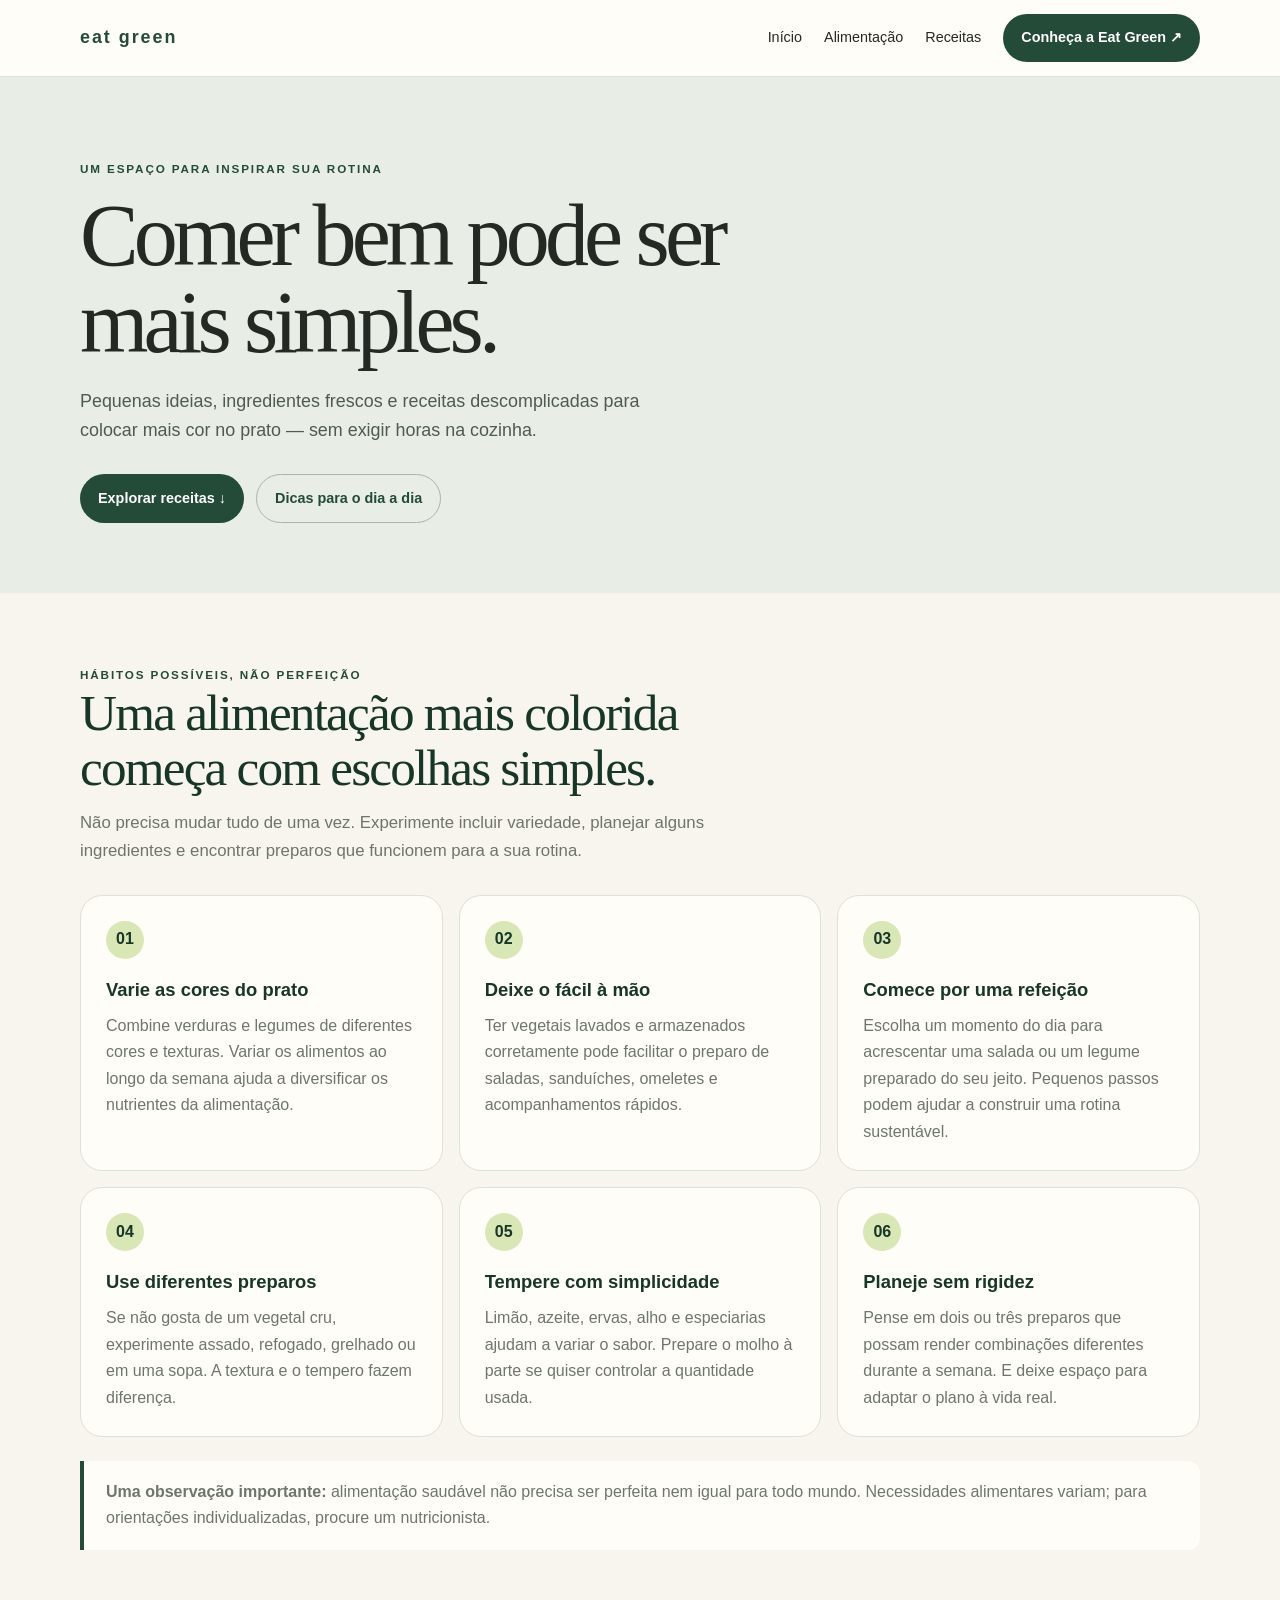
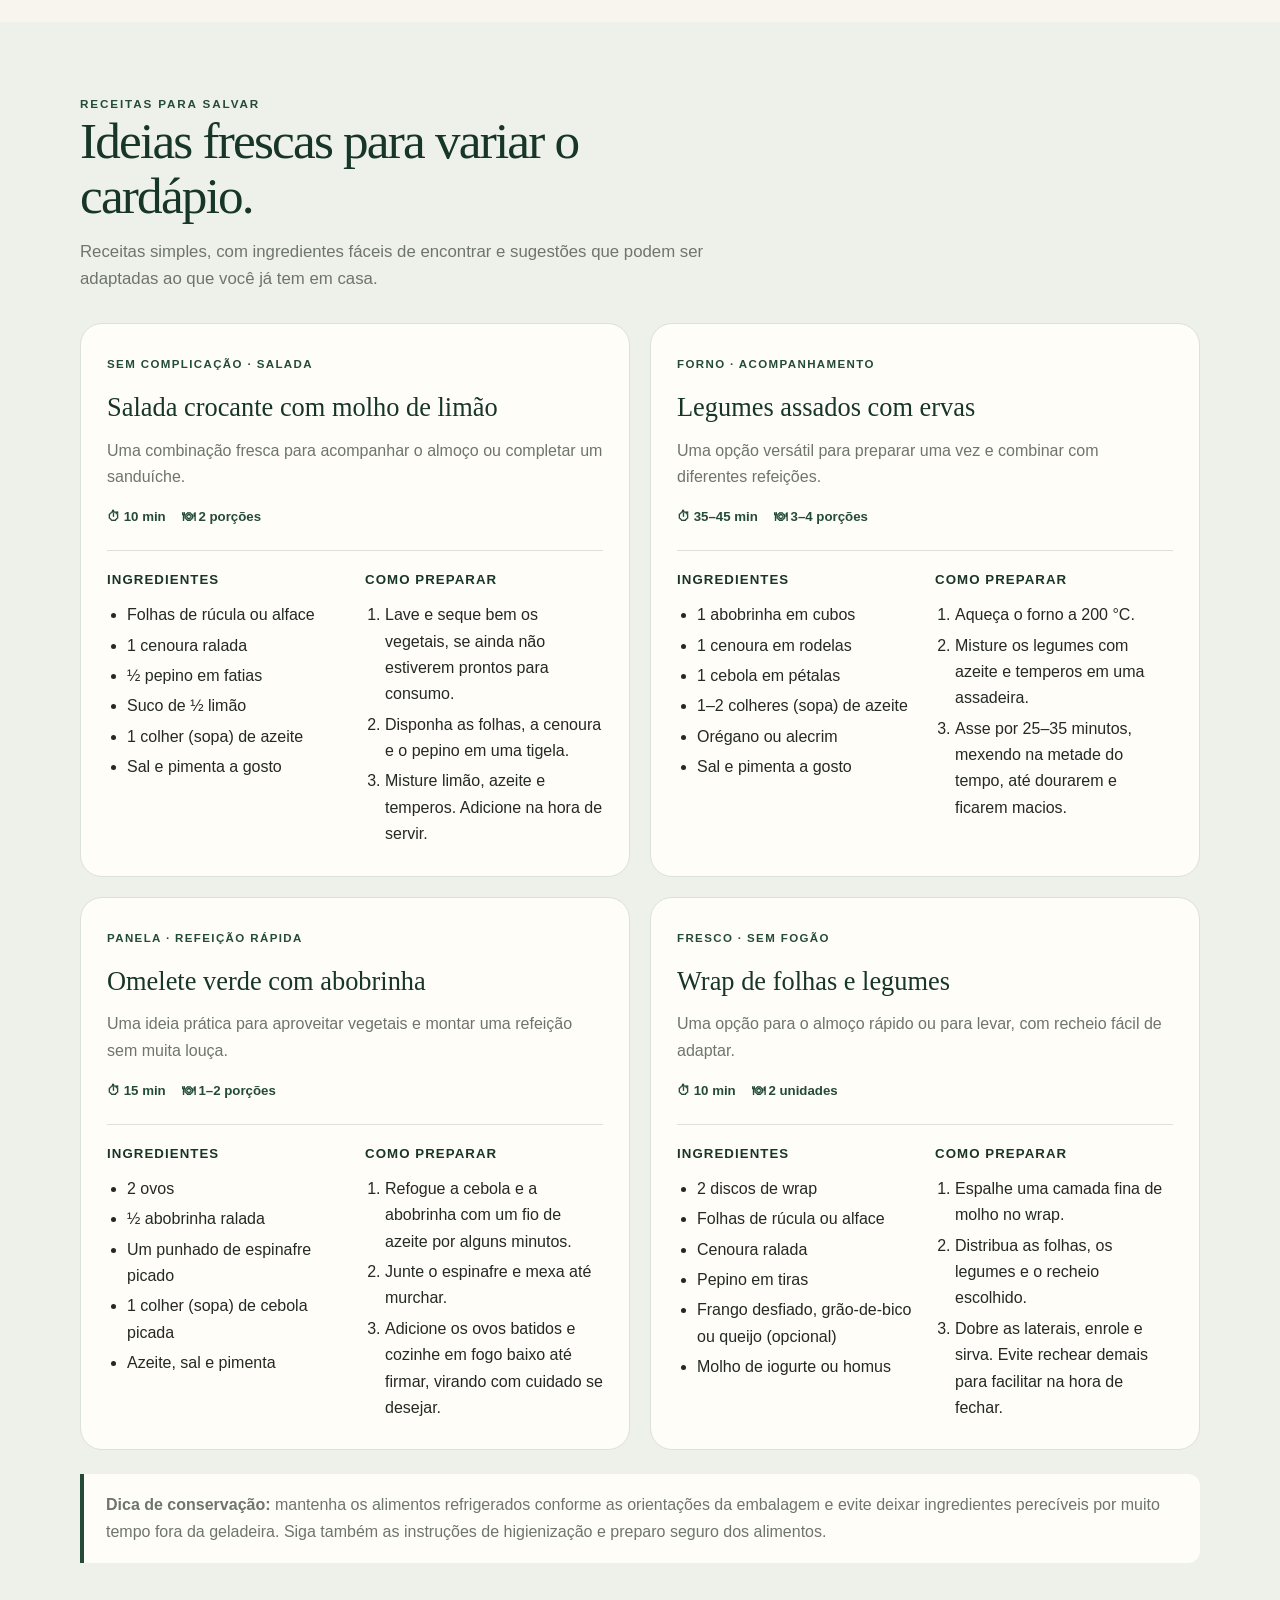
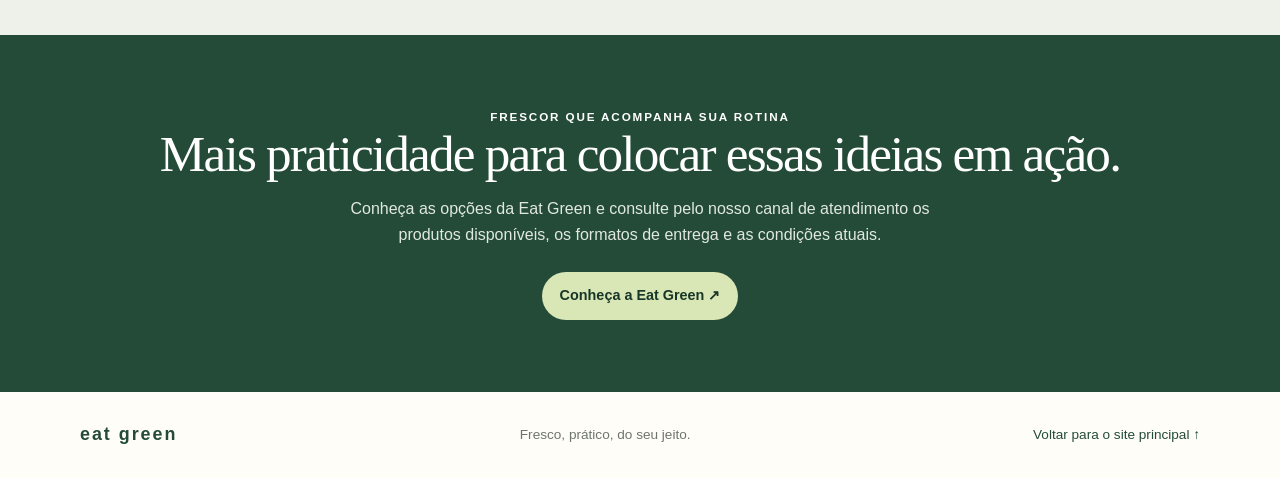
<file: dicas-receitas.html>
<!DOCTYPE html>
<html lang="pt-BR">
<head>
  <meta charset="UTF-8">
  <meta name="viewport" content="width=device-width, initial-scale=1.0">
  <meta name="description" content="Ideias simples para comer melhor: dicas práticas e receitas com legumes, verduras e ingredientes frescos da Eat Green.">
  <title>Dicas & Receitas | Eat Green</title>
  <style>
    :root {
      --green: #244b38;
      --green-dark: #173628;
      --green-soft: #e8eee5;
      --cream: #f7f5ee;
      --paper: #fffdf8;
      --ink: #242923;
      --muted: #6d756c;
      --line: #dce2d8;
      --accent: #d9e6b5;
      --radius: 22px;
    }
    * { box-sizing: border-box; }
    html { scroll-behavior: smooth; }
    body { margin: 0; color: var(--ink); background: var(--cream); font-family: Inter, "Helvetica Neue", Arial, sans-serif; line-height: 1.65; }
    a { color: inherit; }
    .wrap { width: min(1120px, calc(100% - 40px)); margin: 0 auto; }
    header { background: var(--paper); border-bottom: 1px solid var(--line); }
    .nav { min-height: 76px; display: flex; align-items: center; justify-content: space-between; gap: 24px; }
    .brand { color: var(--green); font-size: 1.12rem; font-weight: 850; letter-spacing: .11em; text-decoration: none; }
    .nav-links { display: flex; align-items: center; flex-wrap: wrap; gap: 22px; }
    .nav-links a { font-size: .9rem; text-decoration: none; }
    .nav-links a:hover { color: var(--green); }
    .button { display: inline-flex; justify-content: center; align-items: center; padding: 12px 18px; border-radius: 999px; background: var(--green); color: white !important; text-decoration: none; font-size: .9rem; font-weight: 700; transition: transform .2s, background .2s; }
    .button:hover { background: var(--green-dark); transform: translateY(-2px); }
    .hero { padding: 82px 0 70px; background: var(--green-soft); }
    .eyebrow { color: var(--green); text-transform: uppercase; letter-spacing: .16em; font-size: .73rem; font-weight: 800; }
    h1, h2, h3, p { margin-top: 0; }
    h1 { max-width: 760px; margin: 14px 0 20px; font-family: Georgia, "Times New Roman", serif; font-size: clamp(2.7rem, 7vw, 5.5rem); font-weight: 500; letter-spacing: -.055em; line-height: .99; }
    .hero p { max-width: 600px; font-size: 1.12rem; color: #4f5a50; }
    .hero-actions { display: flex; gap: 12px; flex-wrap: wrap; margin-top: 28px; }
    .button.outline { color: var(--green) !important; background: transparent; border: 1px solid #a8b7a6; }
    section { padding: 72px 0; }
    .section-heading { max-width: 680px; margin-bottom: 30px; }
    h2 { color: var(--green-dark); font-family: Georgia, "Times New Roman", serif; font-size: clamp(2rem, 4vw, 3.25rem); line-height: 1.08; letter-spacing: -.035em; font-weight: 500; margin-bottom: 14px; }
    .lead { color: var(--muted); font-size: 1.05rem; }
    .tips { display: grid; grid-template-columns: repeat(3, 1fr); gap: 16px; }
    .tip, .recipe { background: var(--paper); border: 1px solid var(--line); border-radius: var(--radius); overflow: hidden; }
    .tip { padding: 25px; }
    .number { display: inline-grid; place-items: center; width: 38px; height: 38px; border-radius: 50%; background: var(--accent); color: var(--green-dark); font-weight: 800; margin-bottom: 16px; }
    h3 { color: var(--green-dark); font-size: 1.15rem; margin-bottom: 8px; }
    .tip p, .recipe p { color: var(--muted); margin-bottom: 0; }
    .recipes-section { background: #eef1e9; }
    .recipes { display: grid; grid-template-columns: repeat(2, 1fr); gap: 20px; }
    .recipe-content { padding: 26px; }
    .recipe-tag { display: inline-block; margin-bottom: 12px; color: var(--green); font-size: .72rem; font-weight: 800; text-transform: uppercase; letter-spacing: .12em; }
    .recipe h3 { font-family: Georgia, "Times New Roman", serif; font-weight: 500; font-size: 1.65rem; }
    .recipe-meta { display: flex; gap: 16px; flex-wrap: wrap; margin: 16px 0 22px; color: var(--green); font-size: .83rem; font-weight: 700; }
    .recipe-details { display: grid; grid-template-columns: 1fr 1fr; gap: 20px; border-top: 1px solid var(--line); padding-top: 18px; margin-top: 18px; }
    .recipe-details h4 { color: var(--green-dark); font-size: .83rem; text-transform: uppercase; letter-spacing: .08em; margin: 0 0 9px; }
    ul, ol { padding-left: 20px; margin: 0; }
    li { padding: 2px 0; }
    .note { background: var(--paper); border-left: 4px solid var(--green); padding: 18px 22px; margin-top: 24px; border-radius: 0 12px 12px 0; color: var(--muted); }
    .cta { background: var(--green); color: white; text-align: center; }
    .cta .eyebrow, .cta h2 { color: white; }
    .cta p { max-width: 600px; margin: 0 auto 24px; color: #e1e9df; }
    .cta .button { color: var(--green-dark) !important; background: var(--accent); }
    footer { padding: 28px 0; background: var(--paper); color: var(--muted); font-size: .85rem; }
    .footer-row { display: flex; align-items: center; justify-content: space-between; gap: 18px; flex-wrap: wrap; }
    footer a { color: var(--green); text-decoration: none; }
    @media (max-width: 760px) {
      .nav { padding: 18px 0; align-items: flex-start; flex-direction: column; gap: 14px; }
      .nav-links { gap: 12px 16px; }
      .hero { padding: 60px 0 54px; }
      section { padding: 54px 0; }
      .tips, .recipes { grid-template-columns: 1fr; }
      .recipe-details { grid-template-columns: 1fr; gap: 18px; }
    }
  </style>
</head>
<body>
  <header>
    <div class="wrap nav">
      <a class="brand" href="index.html" aria-label="Eat Green — página inicial">eat green</a>
      <nav class="nav-links" aria-label="Navegação principal">
        <a href="index.html">Início</a>
        <a href="#alimentacao">Alimentação</a>
        <a href="#receitas">Receitas</a>
        <a class="button" href="index.html#contato">Conheça a Eat Green ↗</a>
      </nav>
    </div>
  </header>

  <main>
    <section class="hero">
      <div class="wrap">
        <div class="eyebrow">Um espaço para inspirar sua rotina</div>
        <h1>Comer bem pode ser mais simples.</h1>
        <p>Pequenas ideias, ingredientes frescos e receitas descomplicadas para colocar mais cor no prato — sem exigir horas na cozinha.</p>
        <div class="hero-actions">
          <a class="button" href="#receitas">Explorar receitas ↓</a>
          <a class="button outline" href="#alimentacao">Dicas para o dia a dia</a>
        </div>
      </div>
    </section>

    <section id="alimentacao">
      <div class="wrap">
        <div class="section-heading">
          <div class="eyebrow">Hábitos possíveis, não perfeição</div>
          <h2>Uma alimentação mais colorida começa com escolhas simples.</h2>
          <p class="lead">Não precisa mudar tudo de uma vez. Experimente incluir variedade, planejar alguns ingredientes e encontrar preparos que funcionem para a sua rotina.</p>
        </div>
        <div class="tips">
          <article class="tip">
            <span class="number">01</span>
            <h3>Varie as cores do prato</h3>
            <p>Combine verduras e legumes de diferentes cores e texturas. Variar os alimentos ao longo da semana ajuda a diversificar os nutrientes da alimentação.</p>
          </article>
          <article class="tip">
            <span class="number">02</span>
            <h3>Deixe o fácil à mão</h3>
            <p>Ter vegetais lavados e armazenados corretamente pode facilitar o preparo de saladas, sanduíches, omeletes e acompanhamentos rápidos.</p>
          </article>
          <article class="tip">
            <span class="number">03</span>
            <h3>Comece por uma refeição</h3>
            <p>Escolha um momento do dia para acrescentar uma salada ou um legume preparado do seu jeito. Pequenos passos podem ajudar a construir uma rotina sustentável.</p>
          </article>
          <article class="tip">
            <span class="number">04</span>
            <h3>Use diferentes preparos</h3>
            <p>Se não gosta de um vegetal cru, experimente assado, refogado, grelhado ou em uma sopa. A textura e o tempero fazem diferença.</p>
          </article>
          <article class="tip">
            <span class="number">05</span>
            <h3>Tempere com simplicidade</h3>
            <p>Limão, azeite, ervas, alho e especiarias ajudam a variar o sabor. Prepare o molho à parte se quiser controlar a quantidade usada.</p>
          </article>
          <article class="tip">
            <span class="number">06</span>
            <h3>Planeje sem rigidez</h3>
            <p>Pense em dois ou três preparos que possam render combinações diferentes durante a semana. E deixe espaço para adaptar o plano à vida real.</p>
          </article>
        </div>
        <div class="note"><strong>Uma observação importante:</strong> alimentação saudável não precisa ser perfeita nem igual para todo mundo. Necessidades alimentares variam; para orientações individualizadas, procure um nutricionista.</div>
      </div>
    </section>

    <section class="recipes-section" id="receitas">
      <div class="wrap">
        <div class="section-heading">
          <div class="eyebrow">Receitas para salvar</div>
          <h2>Ideias frescas para variar o cardápio.</h2>
          <p class="lead">Receitas simples, com ingredientes fáceis de encontrar e sugestões que podem ser adaptadas ao que você já tem em casa.</p>
        </div>
        <div class="recipes">
          <article class="recipe">
            <div class="recipe-content">
              <span class="recipe-tag">Sem complicação · Salada</span>
              <h3>Salada crocante com molho de limão</h3>
              <p>Uma combinação fresca para acompanhar o almoço ou completar um sanduíche.</p>
              <div class="recipe-meta"><span>⏱ 10 min</span><span>🍽 2 porções</span></div>
              <div class="recipe-details">
                <div><h4>Ingredientes</h4><ul><li>Folhas de rúcula ou alface</li><li>1 cenoura ralada</li><li>½ pepino em fatias</li><li>Suco de ½ limão</li><li>1 colher (sopa) de azeite</li><li>Sal e pimenta a gosto</li></ul></div>
                <div><h4>Como preparar</h4><ol><li>Lave e seque bem os vegetais, se ainda não estiverem prontos para consumo.</li><li>Disponha as folhas, a cenoura e o pepino em uma tigela.</li><li>Misture limão, azeite e temperos. Adicione na hora de servir.</li></ol></div>
              </div>
            </div>
          </article>

          <article class="recipe">
            <div class="recipe-content">
              <span class="recipe-tag">Forno · Acompanhamento</span>
              <h3>Legumes assados com ervas</h3>
              <p>Uma opção versátil para preparar uma vez e combinar com diferentes refeições.</p>
              <div class="recipe-meta"><span>⏱ 35–45 min</span><span>🍽 3–4 porções</span></div>
              <div class="recipe-details">
                <div><h4>Ingredientes</h4><ul><li>1 abobrinha em cubos</li><li>1 cenoura em rodelas</li><li>1 cebola em pétalas</li><li>1–2 colheres (sopa) de azeite</li><li>Orégano ou alecrim</li><li>Sal e pimenta a gosto</li></ul></div>
                <div><h4>Como preparar</h4><ol><li>Aqueça o forno a 200 °C.</li><li>Misture os legumes com azeite e temperos em uma assadeira.</li><li>Asse por 25–35 minutos, mexendo na metade do tempo, até dourarem e ficarem macios.</li></ol></div>
              </div>
            </div>
          </article>

          <article class="recipe">
            <div class="recipe-content">
              <span class="recipe-tag">Panela · Refeição rápida</span>
              <h3>Omelete verde com abobrinha</h3>
              <p>Uma ideia prática para aproveitar vegetais e montar uma refeição sem muita louça.</p>
              <div class="recipe-meta"><span>⏱ 15 min</span><span>🍽 1–2 porções</span></div>
              <div class="recipe-details">
                <div><h4>Ingredientes</h4><ul><li>2 ovos</li><li>½ abobrinha ralada</li><li>Um punhado de espinafre picado</li><li>1 colher (sopa) de cebola picada</li><li>Azeite, sal e pimenta</li></ul></div>
                <div><h4>Como preparar</h4><ol><li>Refogue a cebola e a abobrinha com um fio de azeite por alguns minutos.</li><li>Junte o espinafre e mexa até murchar.</li><li>Adicione os ovos batidos e cozinhe em fogo baixo até firmar, virando com cuidado se desejar.</li></ol></div>
              </div>
            </div>
          </article>

          <article class="recipe">
            <div class="recipe-content">
              <span class="recipe-tag">Fresco · Sem fogão</span>
              <h3>Wrap de folhas e legumes</h3>
              <p>Uma opção para o almoço rápido ou para levar, com recheio fácil de adaptar.</p>
              <div class="recipe-meta"><span>⏱ 10 min</span><span>🍽 2 unidades</span></div>
              <div class="recipe-details">
                <div><h4>Ingredientes</h4><ul><li>2 discos de wrap</li><li>Folhas de rúcula ou alface</li><li>Cenoura ralada</li><li>Pepino em tiras</li><li>Frango desfiado, grão-de-bico ou queijo (opcional)</li><li>Molho de iogurte ou homus</li></ul></div>
                <div><h4>Como preparar</h4><ol><li>Espalhe uma camada fina de molho no wrap.</li><li>Distribua as folhas, os legumes e o recheio escolhido.</li><li>Dobre as laterais, enrole e sirva. Evite rechear demais para facilitar na hora de fechar.</li></ol></div>
              </div>
            </div>
          </article>
        </div>
        <div class="note"><strong>Dica de conservação:</strong> mantenha os alimentos refrigerados conforme as orientações da embalagem e evite deixar ingredientes perecíveis por muito tempo fora da geladeira. Siga também as instruções de higienização e preparo seguro dos alimentos.</div>
      </div>
    </section>

    <section class="cta">
      <div class="wrap">
        <div class="eyebrow">Frescor que acompanha sua rotina</div>
        <h2>Mais praticidade para colocar essas ideias em ação.</h2>
        <p>Conheça as opções da Eat Green e consulte pelo nosso canal de atendimento os produtos disponíveis, os formatos de entrega e as condições atuais.</p>
        <a class="button" href="index.html#contato">Conheça a Eat Green ↗</a>
      </div>
    </section>
  </main>

  <footer>
    <div class="wrap footer-row">
      <a class="brand" href="index.html">eat green</a>
      <span>Fresco, prático, do seu jeito.</span>
      <a href="index.html">Voltar para o site principal ↑</a>
    </div>
  </footer>
</body>
</html>
</file>
